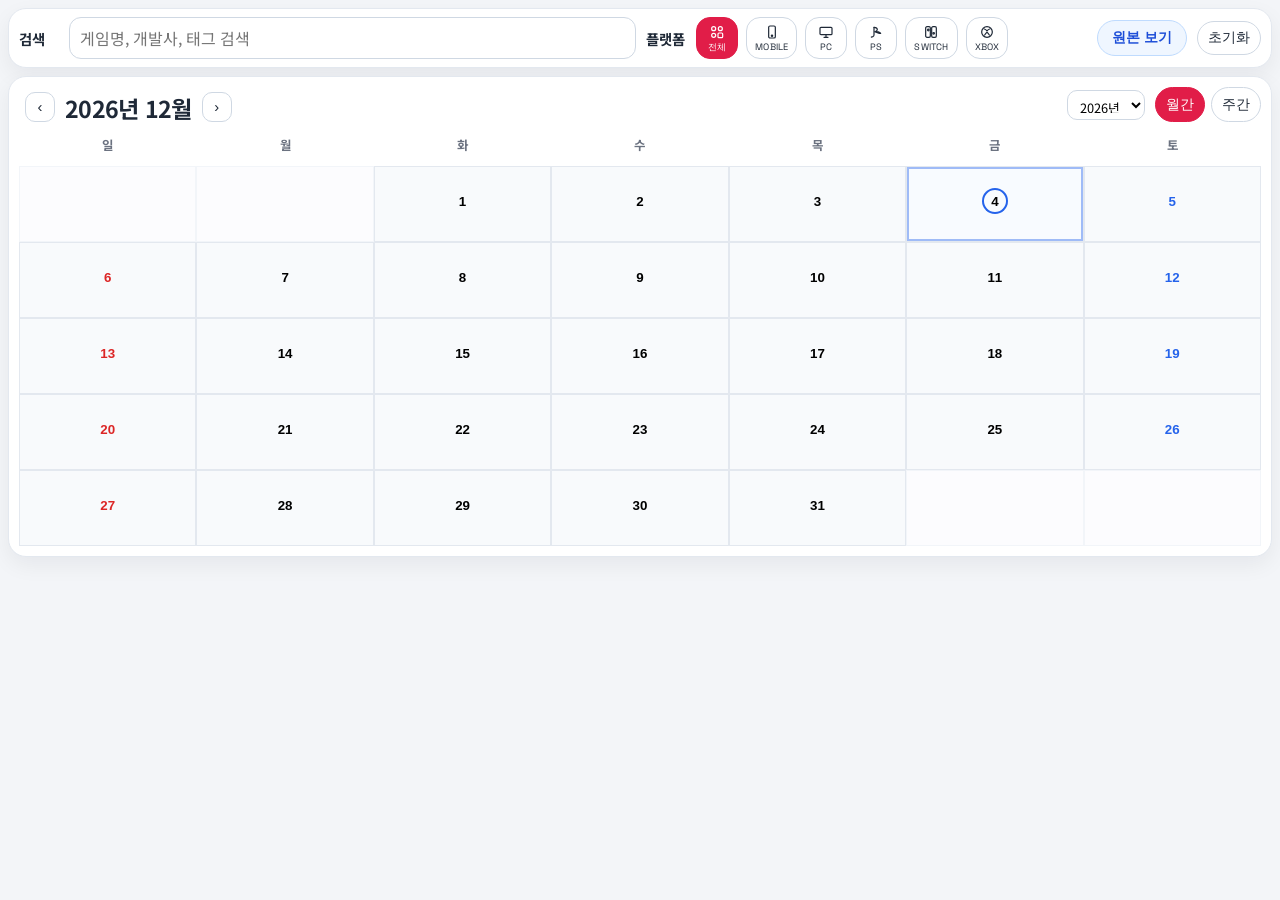
<file: notion.html>
<!DOCTYPE html>
<html lang="ko">
<head>
  <meta charset="UTF-8">
  <meta name="viewport" content="width=device-width, initial-scale=1.0">
  <title>게임 캘린더</title>
  <link rel="preconnect" href="https://fonts.googleapis.com">
  <link rel="preconnect" href="https://fonts.gstatic.com" crossorigin>
  <link href="https://fonts.googleapis.com/css2?family=Space+Grotesk:wght@400;500;700&family=Noto+Sans+KR:wght@400;500;700&display=swap" rel="stylesheet">
  <link rel="stylesheet" href="./styles.css">
</head>
<body class="notion-compact">
  <div class="page-shell">
    <section class="panel filter-bar">
      <div class="filter-bar__grid">
        <div class="filter-bar__row filter-bar__row--search">
          <label for="search-input">검색</label>
          <input id="search-input" type="search" placeholder="게임명, 개발사, 태그 검색">
        </div>
        <div class="filter-bar__row">
          <span>플랫폼</span>
          <div id="platform-filters" class="chip-row"></div>
        </div>
        <div class="filter-bar__actions">
          <button id="open-source-page" type="button" class="ghost-button notion-source-button">원본 보기</button>
          <button id="reset-filters" type="button" class="ghost-button">초기화</button>
          <span id="result-count" class="result-count">0개 게임</span>
        </div>
      </div>
    </section>

    <main class="layout">
      <section class="content">
        <div id="loading-state" class="panel message-panel">데이터를 불러오는 중입니다.</div>
        <div id="error-state" class="panel message-panel hidden"></div>
        <div id="empty-state" class="panel message-panel hidden">조건에 맞는 게임이 없습니다.</div>

        <section class="panel highlights-panel">
          <div class="highlights-panel__header">
            <div>
              <h3>가까운 출시작</h3>
              <p>선택한 월 기준으로 먼저 확인할 만한 일정을 모았습니다.</p>
            </div>
            <button id="toggle-highlights" type="button" class="ghost-button">접기</button>
          </div>
          <div id="highlights-list" class="highlights-list"></div>
        </section>

        <section class="panel calendar-panel">
          <div class="calendar-toolbar">
            <div class="calendar-toolbar__main">
              <div class="calendar-toolbar__title-group">
                <div class="calendar-toolbar__title-row">
                  <button id="prev-month" type="button" class="calendar-nav__button" aria-label="이전 월">‹</button>
                  <strong id="calendar-title">-</strong>
                  <button id="next-month" type="button" class="calendar-nav__button" aria-label="다음 월">›</button>
                </div>
              </div>
            </div>
            <div class="calendar-legend">
              <select id="year-select" class="filter-select calendar-select"></select>
              <div id="view-mode-filters" class="chip-row quick-status-filters"></div>
            </div>
          </div>
          <div class="calendar-weekdays">
            <span>일</span>
            <span>월</span>
            <span>화</span>
            <span>수</span>
            <span>목</span>
            <span>금</span>
            <span>토</span>
          </div>
          <div id="calendar-grid" class="calendar-grid"></div>
        </section>

        <section class="panel day-panel">
          <div class="day-panel__header">
            <div>
              <h3 id="day-title">날짜를 선택하세요</h3>
              <p id="day-summary">캘린더에서 날짜를 누르면 해당 일정이 나옵니다.</p>
            </div>
          </div>
          <div id="day-list" class="day-list"></div>
        </section>
      </section>
    </main>
  </div>

  <div id="detail-modal" class="modal hidden" aria-hidden="true">
    <div class="modal__backdrop" data-close-modal="true"></div>
    <div class="modal__dialog">
      <button id="close-modal" type="button" class="modal__close" aria-label="닫기">×</button>
      <article id="detail-content" class="detail-content">
        <div id="detail-image-slot"></div>
        <div class="detail-content__body">
          <div class="detail-content__header">
            <div class="detail-content__header-main">
              <div id="detail-kicker" class="detail-content__kicker"></div>
              <h3 id="detail-title"></h3>
              <p id="detail-subtitle" class="detail-content__subtitle"></p>
            </div>
            <div id="detail-primary-meta" class="detail-content__primary-meta"></div>
          </div>

          <dl class="detail-meta">
            <div>
              <dt>개발사</dt>
              <dd id="detail-developer">-</dd>
            </div>
            <div>
              <dt>유통사</dt>
              <dd id="detail-publisher">-</dd>
            </div>
            <div>
              <dt>출시일</dt>
              <dd id="detail-release-date">-</dd>
            </div>
          </dl>

          <div id="detail-tags" class="tag-row"></div>
          <div class="detail-description-block">
            <p id="detail-description" class="detail-content__description"></p>
            <button id="detail-description-toggle" type="button" class="ghost-button detail-description-toggle">더보기</button>
          </div>

          <div class="detail-links">
            <a id="detail-homepage" class="ghost-button hidden" target="_blank" rel="noopener noreferrer">홈페이지</a>
          </div>

          <section id="detail-video-section" class="detail-video-section hidden">
            <h4>영상</h4>
            <div class="detail-video-frame">
              <iframe
                id="detail-video-embed"
                title="게임 영상"
                loading="lazy"
                allow="accelerometer; autoplay; clipboard-write; encrypted-media; gyroscope; picture-in-picture; web-share"
                allowfullscreen
              ></iframe>
            </div>
          </section>
        </div>
      </article>
    </div>
  </div>

  <script src="./app.js"></script>
</body>
</html>
</file>
<file: styles.css>
:root {
  --bg: #f3f5f8;
  --surface: #ffffff;
  --surface-soft: #f8fafc;
  --line: #e3e8ef;
  --line-strong: #cfd8e3;
  --text: #1f2937;
  --muted: #6b7280;
  --accent: #e11d48;
  --release: #d92d20;
  --test: #2563eb;
  --early: #ea580c;
  --event: #111827;
  --today: #2563eb;
  --shadow: 0 8px 22px rgba(15, 23, 42, 0.06);
}

* { box-sizing: border-box; }

body {
  margin: 0;
  font-family: "Noto Sans KR", sans-serif;
  background: var(--bg);
  color: var(--text);
}

.page-shell {
  max-width: 1480px;
  margin: 0 auto;
  padding: 12px;
}

.topbar,
.panel,
.modal__dialog {
  border: 1px solid var(--line);
  border-radius: 18px;
  background: var(--surface);
  box-shadow: var(--shadow);
}

.topbar {
  display: flex;
  justify-content: space-between;
  align-items: center;
  gap: 18px;
  padding: 12px 16px;
  margin-bottom: 10px;
}

.topbar__brand {
  display: flex;
  align-items: center;
  gap: 12px;
}

.topbar__logo {
  display: grid;
  place-items: center;
  width: 44px;
  height: 44px;
  border-radius: 14px;
  background: linear-gradient(180deg, #f43f5e, #be123c);
  color: white;
  font-family: "Space Grotesk", sans-serif;
  font-size: 1rem;
  font-weight: 700;
}

.topbar-stat span,
.calendar-toolbar__label,
.chip,
.legend-item,
.result-count,
.detail-content__kicker,
.item-card__meta {
  font-family: "Space Grotesk", sans-serif;
}

.topbar h1 {
  margin: 0;
  font-size: 1.45rem;
}

.topbar__stats {
  display: flex;
  gap: 6px;
}

.topbar-stat {
  min-width: 64px;
  padding: 6px 8px;
  border: 1px solid var(--line);
  border-radius: 10px;
  background: var(--surface-soft);
}

.topbar-stat span {
  display: block;
  color: var(--muted);
  font-size: 0.64rem;
}

.topbar-stat strong {
  display: block;
  margin-top: 2px;
  font-size: 0.98rem;
}

.filter-bar {
  padding: 12px 14px;
  margin-bottom: 10px;
}

.filter-bar__grid {
  display: grid;
  grid-template-columns: minmax(240px, 1.6fr) minmax(280px, 1fr) auto;
  gap: 10px 12px;
  align-items: center;
}

.filter-bar__row {
  display: flex;
  align-items: center;
  gap: 10px;
}

.filter-bar__row > label,
.filter-bar__row > span {
  width: 40px;
  flex: 0 0 40px;
  font-weight: 700;
  font-size: 0.9rem;
}

.filter-bar__row--search input {
  flex: 1;
  min-width: 180px;
}

.filter-bar input,
.filter-select {
  width: 100%;
  padding: 10px 12px;
  border: 1px solid var(--line-strong);
  border-radius: 12px;
  background: #fff;
  font: inherit;
}

.chip-row,
.tag-row,
.detail-links {
  display: flex;
  flex-wrap: wrap;
  gap: 6px;
}

.chip,
.ghost-button,
.schedule-pill,
.calendar-nav__button,
.meta-badge {
  padding: 7px 10px;
  border-radius: 999px;
  border: 1px solid var(--line-strong);
  background: #fff;
  color: var(--text);
  text-decoration: none;
  cursor: pointer;
  font-size: 0.86rem;
}

.chip.is-active {
  background: var(--accent);
  border-color: var(--accent);
  color: #fff;
}

.filter-bar__actions {
  display: flex;
  align-items: center;
  justify-content: flex-end;
  gap: 10px;
}

.result-count {
  display: none;
}

.content {
  display: grid;
  gap: 10px;
}

.content__header {
  padding: 2px 2px 0;
  display: flex;
  justify-content: space-between;
  align-items: end;
  gap: 12px;
}

.content__header h2 {
  margin: 0 0 4px;
  font-size: 1.2rem;
}

.highlights-panel__header p,
.day-panel__header p,
.highlight-card__subtitle,
.highlight-card__date,
.item-card p,
.detail-content__subtitle,
.detail-content__description,
.detail-meta dd,
.item-card__dates {
  margin: 0;
  color: var(--muted);
}

.message-panel {
  padding: 14px;
  text-align: center;
  color: var(--muted);
}

.highlights-panel,
.calendar-panel,
.day-panel {
  padding: 14px;
}

.highlights-panel {
  padding: 12px 14px;
}

.highlights-panel__header {
  display: flex;
  justify-content: space-between;
  align-items: start;
  gap: 10px;
}

.highlights-panel__header h3 {
  margin: 0 0 4px;
  font-size: 0.98rem;
}

.highlights-list {
  display: grid;
  grid-template-columns: repeat(auto-fill, minmax(190px, 1fr));
  gap: 8px;
  margin-top: 8px;
}

.highlight-card {
  display: grid;
  grid-template-columns: 1fr;
  align-content: start;
  gap: 8px;
  padding: 9px;
  border: 1px solid var(--line);
  border-radius: 14px;
  background: var(--surface-soft);
  cursor: pointer;
  text-align: left;
}

.highlight-card__image {
  width: 100%;
  aspect-ratio: 16 / 9;
  object-fit: cover;
  border-radius: 10px;
  background: #e5e7eb;
}

.highlight-card__body {
  display: grid;
  gap: 4px;
  align-content: start;
}

.highlight-card__meta {
  display: flex;
  flex-wrap: wrap;
  gap: 6px;
}

.highlight-card__title {
  margin: 0;
  font-size: 0.9rem;
  line-height: 1.35;
}

.highlight-card__subtitle,
.highlight-card__date {
  font-size: 0.8rem;
}

.highlight-card.is-past,
.item-card.is-past,
.calendar-chip.is-past {
  opacity: 0.45;
  filter: grayscale(0.55);
}

.calendar-toolbar {
  display: flex;
  justify-content: space-between;
  align-items: end;
  gap: 12px;
  margin-bottom: 10px;
}

.calendar-toolbar__main {
  display: flex;
  align-items: end;
  gap: 8px;
}

.calendar-toolbar__title-group {
  display: flex;
  align-items: center;
  justify-content: center;
  gap: 10px;
  margin-left: 6px;
}

.calendar-toolbar__title-row {
  display: flex;
  align-items: center;
  gap: 10px;
}

.calendar-toolbar strong {
  display: block;
  font-size: 1.9rem;
  margin-top: 4px;
  line-height: 1.1;
  letter-spacing: -0.03em;
}

.calendar-toolbar__label {
  font-size: 0.74rem;
  letter-spacing: 0.08em;
  text-transform: uppercase;
}

.calendar-select {
  width: auto;
  min-width: 74px;
  height: 30px;
  padding: 6px 8px;
  border-radius: 10px;
  font-size: 0.8rem;
}

.calendar-nav {
  display: flex;
  gap: 6px;
}

.calendar-nav__button {
  width: 30px;
  height: 30px;
  padding: 0;
  border-radius: 10px;
  font-size: 0.92rem;
  line-height: 1;
  display: inline-grid;
  place-items: center;
}

.calendar-nav__button:disabled {
  opacity: 0.45;
  cursor: default;
}

.calendar-legend {
  display: flex;
  flex-wrap: wrap;
  align-items: center;
  gap: 10px;
  justify-content: flex-end;
}

#platform-filters {
  gap: 8px;
}

.platform-chip {
  min-width: 42px;
  height: 42px;
  padding: 6px 8px;
  border-radius: 14px;
  display: inline-grid;
  place-items: center;
  gap: 2px;
  line-height: 1;
}

.platform-chip__icon {
  width: 16px;
  height: 16px;
  display: inline-grid;
  place-items: center;
}

.platform-chip__icon svg {
  width: 16px;
  height: 16px;
  stroke: currentColor;
  fill: none;
  stroke-width: 1.8;
  stroke-linecap: round;
  stroke-linejoin: round;
}

.platform-chip__label {
  font-size: 0.58rem;
  letter-spacing: 0.02em;
}

.legend-item {
  display: inline-flex;
  align-items: center;
  gap: 6px;
  color: var(--muted);
  font-size: 0.78rem;
}

.legend-dot {
  width: 8px;
  height: 8px;
  border-radius: 50%;
  display: inline-block;
}

.is-release { background: var(--release); }
.is-test { background: var(--test); }
.is-early { background: var(--early); }
.is-event { background: var(--event); }

.calendar-weekdays,
.calendar-grid {
  display: grid;
  grid-template-columns: repeat(7, minmax(0, 1fr));
}

.calendar-weekdays {
  margin-bottom: 6px;
}

.calendar-weekdays span {
  padding: 8px 6px;
  text-align: center;
  color: var(--muted);
  font-size: 0.84rem;
  font-weight: 700;
}

.calendar-cell {
  min-height: 88px;
  padding: 8px;
  border: 1px solid var(--line);
  background: var(--surface-soft);
  position: relative;
  transition: background-color 140ms ease, border-color 140ms ease, box-shadow 140ms ease;
}

.calendar-cell.is-empty {
  background: #fbfcfe;
  border-color: #eef2f7;
  opacity: 0.72;
}

.calendar-cell.is-selected {
  border-color: #f43f5e;
  background: #fff1f2;
  box-shadow: inset 0 0 0 2px rgba(244, 63, 94, 0.18);
}

.calendar-cell.is-today {
  background: #f8fbff;
  box-shadow: inset 0 0 0 2px rgba(37, 99, 235, 0.42);
}

.calendar-cell__day {
  display: inline-flex;
  width: 30px;
  height: 30px;
  align-items: center;
  justify-content: center;
  border-radius: 999px;
  font-weight: 700;
  margin-bottom: 8px;
}

.calendar-cell__day.is-sunday {
  color: #dc2626;
}

.calendar-cell__day.is-saturday {
  color: #2563eb;
}

.calendar-cell.is-selected .calendar-cell__day {
  background: var(--accent);
  color: white;
}

.calendar-cell.is-today .calendar-cell__day {
  box-shadow: inset 0 0 0 2px var(--today);
}

.calendar-cell__items {
  display: grid;
  gap: 5px;
}

.calendar-cell__count {
  position: absolute;
  top: 8px;
  right: 8px;
  min-width: 22px;
  height: 22px;
  padding: 0 6px;
  display: inline-flex;
  align-items: center;
  justify-content: center;
  border-radius: 999px;
  background: #111827;
  color: #fff;
  font-family: "Space Grotesk", sans-serif;
  font-size: 0.72rem;
  font-weight: 700;
}

.calendar-chip {
  padding: 5px 8px;
  border-radius: 9px;
  background: #fff;
  border-left: 4px solid var(--line-strong);
  font-size: 0.76rem;
  line-height: 1.35;
  overflow: hidden;
  text-overflow: ellipsis;
  white-space: nowrap;
  max-width: 100%;
}

.calendar-chip.is-release { border-left-color: var(--release); }
.calendar-chip.is-test { border-left-color: var(--test); }
.calendar-chip.is-early { border-left-color: var(--early); }
.calendar-chip.is-event { border-left-color: var(--event); }

.calendar-cell__more {
  color: var(--muted);
  font-size: 0.76rem;
}

.day-panel__header h3 {
  margin: 0 0 4px;
  font-size: 1.08rem;
}

.day-list {
  display: grid;
  gap: 8px;
  margin-top: 12px;
}

.item-card {
  display: grid;
  grid-template-columns: 148px minmax(0, 1fr);
  gap: 12px;
  align-items: center;
  padding: 10px 12px;
  border: 1px solid var(--line);
  border-radius: 14px;
  background: var(--surface-soft);
  cursor: pointer;
  text-align: left;
}

.item-card__image,
.detail-content__image {
  width: 100%;
  aspect-ratio: 16 / 10;
  object-fit: cover;
  border-radius: 10px;
  background: #e5e7eb;
}

.item-card__body {
  display: grid;
  gap: 0;
  min-width: 0;
  text-align: left;
}

.image-fallback {
  display: grid;
  place-items: center;
  color: #94a3b8;
  background: linear-gradient(135deg, #eef2ff, #f1f5f9);
}

.item-card__meta {
  display: flex;
  flex-wrap: wrap;
  gap: 5px;
  margin-bottom: 4px;
}

.meta-badge.is-release {
  border-color: rgba(217, 45, 32, 0.24);
  color: var(--release);
  background: rgba(217, 45, 32, 0.06);
}

.meta-badge.is-test {
  border-color: rgba(37, 99, 235, 0.24);
  color: var(--test);
  background: rgba(37, 99, 235, 0.06);
}

.meta-badge.is-early {
  border-color: rgba(234, 88, 12, 0.24);
  color: var(--early);
  background: rgba(234, 88, 12, 0.06);
}

.meta-badge.is-event {
  border-color: rgba(17, 24, 39, 0.16);
  color: var(--event);
  background: rgba(17, 24, 39, 0.05);
}

.meta-badge--platform {
  display: inline-flex;
  align-items: center;
  gap: 6px;
}

.meta-badge__icon {
  width: 14px;
  height: 14px;
  display: inline-grid;
  place-items: center;
  flex: 0 0 auto;
}

.meta-badge__icon svg {
  width: 14px;
  height: 14px;
  stroke: currentColor;
  fill: none;
  stroke-width: 1.8;
  stroke-linecap: round;
  stroke-linejoin: round;
}

.item-card h4 {
  margin: 0;
  font-size: 0.94rem;
  line-height: 1.35;
}

.item-card p {
  margin-top: 2px;
  font-size: 0.82rem;
  text-align: left;
}

.item-card__dates {
  margin-top: 4px;
  font-size: 0.78rem;
  text-align: left;
}

.item-card__summary {
  margin-top: 5px;
  color: var(--muted);
  font-size: 0.8rem;
  line-height: 1.5;
}

.item-card__actions {
  display: flex;
  flex-wrap: wrap;
  gap: 6px;
  justify-content: flex-start;
  align-content: start;
  margin-top: 8px;
}

.item-card__actions.is-empty {
  display: none;
}

.item-card__action {
  padding: 6px 9px;
  border-radius: 999px;
  border: 1px solid var(--line-strong);
  background: #fff;
  color: var(--text);
  text-decoration: none;
  font-size: 0.8rem;
  white-space: nowrap;
}

.modal {
  position: fixed;
  inset: 0;
  z-index: 50;
}

.modal__backdrop {
  position: absolute;
  inset: 0;
  background: rgba(15, 23, 42, 0.42);
}

.modal__dialog {
  position: relative;
  z-index: 1;
  width: min(640px, calc(100vw - 20px));
  max-height: calc(100vh - 20px);
  margin: 10px auto;
  padding: 12px;
  overflow: auto;
}

.modal__close {
  position: sticky;
  top: 0;
  float: right;
  width: 38px;
  height: 38px;
  border: 1px solid var(--line-strong);
  border-radius: 12px;
  background: white;
  font-size: 1.2rem;
  cursor: pointer;
}

.detail-content__body {
  padding-top: 12px;
}

.detail-content__header {
  display: flex;
  justify-content: space-between;
  gap: 12px;
  align-items: start;
}

.detail-content__header-main {
  min-width: 0;
}

.detail-content__kicker {
  color: var(--accent);
  font-size: 0.76rem;
}

.detail-content__header h3 {
  margin: 6px 0 4px;
  font-size: 1.2rem;
  line-height: 1.25;
}

.detail-content__primary-meta {
  display: flex;
  flex-wrap: wrap;
  justify-content: flex-end;
  gap: 6px;
  max-width: 240px;
}

.detail-meta {
  display: grid;
  grid-template-columns: repeat(3, minmax(0, 1fr));
  gap: 12px;
  margin: 14px 0;
}

.detail-meta dt {
  color: var(--accent);
  font-size: 0.8rem;
  font-weight: 700;
}

.detail-meta dd {
  margin: 4px 0 0;
}

.detail-description-block {
  margin: 14px 0;
}

.detail-content__description {
  line-height: 1.72;
}

.detail-content__description.is-collapsed {
  display: -webkit-box;
  -webkit-box-orient: vertical;
  -webkit-line-clamp: 3;
  overflow: hidden;
}

.detail-description-toggle {
  margin-top: 8px;
}

.detail-video-section {
  margin-top: 16px;
}

.detail-video-section h4 {
  margin: 0 0 8px;
  font-size: 0.96rem;
}

.detail-video-frame {
  border: 1px solid var(--line);
  border-radius: 14px;
  overflow: hidden;
  background: var(--surface-soft);
}

.detail-video-frame iframe {
  width: 100%;
  aspect-ratio: 16 / 9;
  border: 0;
  display: block;
}

.hidden { display: none !important; }

@media (max-width: 980px) {
  .topbar,
  .filter-bar__grid,
  .filter-bar__row,
  .content__header {
    display: grid;
    grid-template-columns: 1fr;
  }

  .filter-bar__row > label,
  .filter-bar__row > span {
    width: auto;
    flex: none;
  }

  .calendar-toolbar,
  .detail-content__header {
    align-items: start;
    flex-direction: column;
  }

  .calendar-toolbar__main,
  .calendar-toolbar__title-row {
    align-items: start;
    flex-direction: column;
  }

  .detail-meta {
    grid-template-columns: 1fr;
  }

  .calendar-cell {
    min-height: 74px;
  }

  .item-card,
  .highlight-card {
    grid-template-columns: 1fr;
  }

  .item-card__actions {
    justify-content: flex-start;
  }

  .detail-content__primary-meta {
    justify-content: flex-start;
    max-width: none;
  }
}

body.notion-compact .page-shell {
  max-width: 100%;
  padding: 8px;
}

body.notion-compact .topbar,
body.notion-compact .highlights-panel,
body.notion-compact .day-panel {
  display: none;
}

body.notion-compact .filter-bar {
  padding: 8px 10px;
  margin-bottom: 8px;
}

body.notion-compact .filter-bar__grid {
  grid-template-columns: minmax(180px, 1.4fr) minmax(220px, 1fr) auto;
  gap: 8px 10px;
}

body.notion-compact .filter-bar input {
  padding: 8px 10px;
}

body.notion-compact .notion-source-button {
  padding: 8px 14px;
  border-color: #bfdbfe;
  background: #eff6ff;
  color: #1d4ed8;
  font-weight: 600;
}

body.notion-compact .calendar-panel {
  padding: 10px;
}

body.notion-compact .calendar-toolbar {
  margin-bottom: 8px;
}

body.notion-compact .calendar-toolbar strong {
  font-size: 1.45rem;
}

body.notion-compact .calendar-weekdays span {
  padding: 6px 4px;
  font-size: 0.78rem;
}

body.notion-compact .calendar-cell {
  min-height: 76px;
  padding: 6px;
}

body.notion-compact .calendar-cell__day {
  width: 26px;
  height: 26px;
  margin-bottom: 6px;
}

body.notion-compact .calendar-chip {
  font-size: 0.72rem;
  padding: 4px 6px;
}

body.notion-compact .calendar-cell__count {
  top: 6px;
  right: 6px;
  min-width: 20px;
  height: 20px;
  font-size: 0.68rem;
}

body.notion-compact .modal__dialog {
  width: min(560px, calc(100vw - 16px));
  margin: 8px auto;
}

body.admin-page .page-shell {
  max-width: 1200px;
}

.admin-panel {
  padding: 16px;
  margin-bottom: 12px;
}

.admin-toolbar,
.admin-panel__header,
.admin-actions {
  display: flex;
  align-items: center;
  justify-content: space-between;
  gap: 10px;
  flex-wrap: wrap;
}

.admin-status,
.admin-panel__header p,
.admin-card p,
.admin-card__meta {
  margin: 0;
  color: var(--muted);
}

.admin-status {
  margin-top: 10px;
}

.admin-form {
  display: grid;
  gap: 14px;
  margin-top: 14px;
}

.admin-form__grid {
  display: grid;
  grid-template-columns: repeat(2, minmax(0, 1fr));
  gap: 12px;
}

.admin-form label,
.admin-form fieldset {
  display: grid;
  gap: 6px;
}

.admin-form label span,
.admin-platforms legend {
  font-weight: 700;
  font-size: 0.88rem;
}

.admin-form input,
.admin-form select,
.admin-form textarea {
  width: 100%;
  padding: 10px 12px;
  border: 1px solid var(--line-strong);
  border-radius: 12px;
  background: #fff;
  font: inherit;
}

.admin-field-help {
  color: var(--muted);
  font-size: 0.76rem;
  line-height: 1.5;
}

.admin-form__wide {
  grid-column: 1 / -1;
}

.admin-image-preview-block {
  display: none;
}

.admin-image-preview {
  width: min(100%, 360px);
  aspect-ratio: 16 / 10;
  border: 1px solid var(--line-strong);
  border-radius: 14px;
  overflow: hidden;
  background: #fff;
}

.admin-image-preview img {
  width: 100%;
  height: 100%;
  object-fit: cover;
  display: block;
}

.admin-platforms {
  margin: 0;
  padding: 12px;
  border: 1px solid var(--line);
  border-radius: 14px;
}

.admin-platforms label {
  display: inline-flex;
  align-items: center;
  gap: 6px;
  margin-right: 12px;
  margin-top: 8px;
}

.admin-primary {
  background: var(--accent);
  border-color: var(--accent);
  color: #fff;
}

.admin-list {
  display: grid;
  gap: 10px;
  margin-top: 14px;
}

.admin-card {
  display: flex;
  align-items: center;
  justify-content: space-between;
  gap: 12px;
  padding: 12px;
  border: 1px solid var(--line);
  border-radius: 14px;
  background: var(--surface-soft);
}

.admin-card__body {
  min-width: 0;
}

.admin-card h3 {
  margin: 0;
  font-size: 0.96rem;
}

.admin-card p {
  margin-top: 4px;
  font-size: 0.86rem;
}

.admin-card__meta {
  margin-top: 6px;
  font-size: 0.8rem;
}

.admin-empty {
  padding: 14px;
  border: 1px dashed var(--line-strong);
  border-radius: 14px;
  color: var(--muted);
  text-align: center;
}

.admin-file-label {
  display: inline-flex;
  align-items: center;
}
</file>
